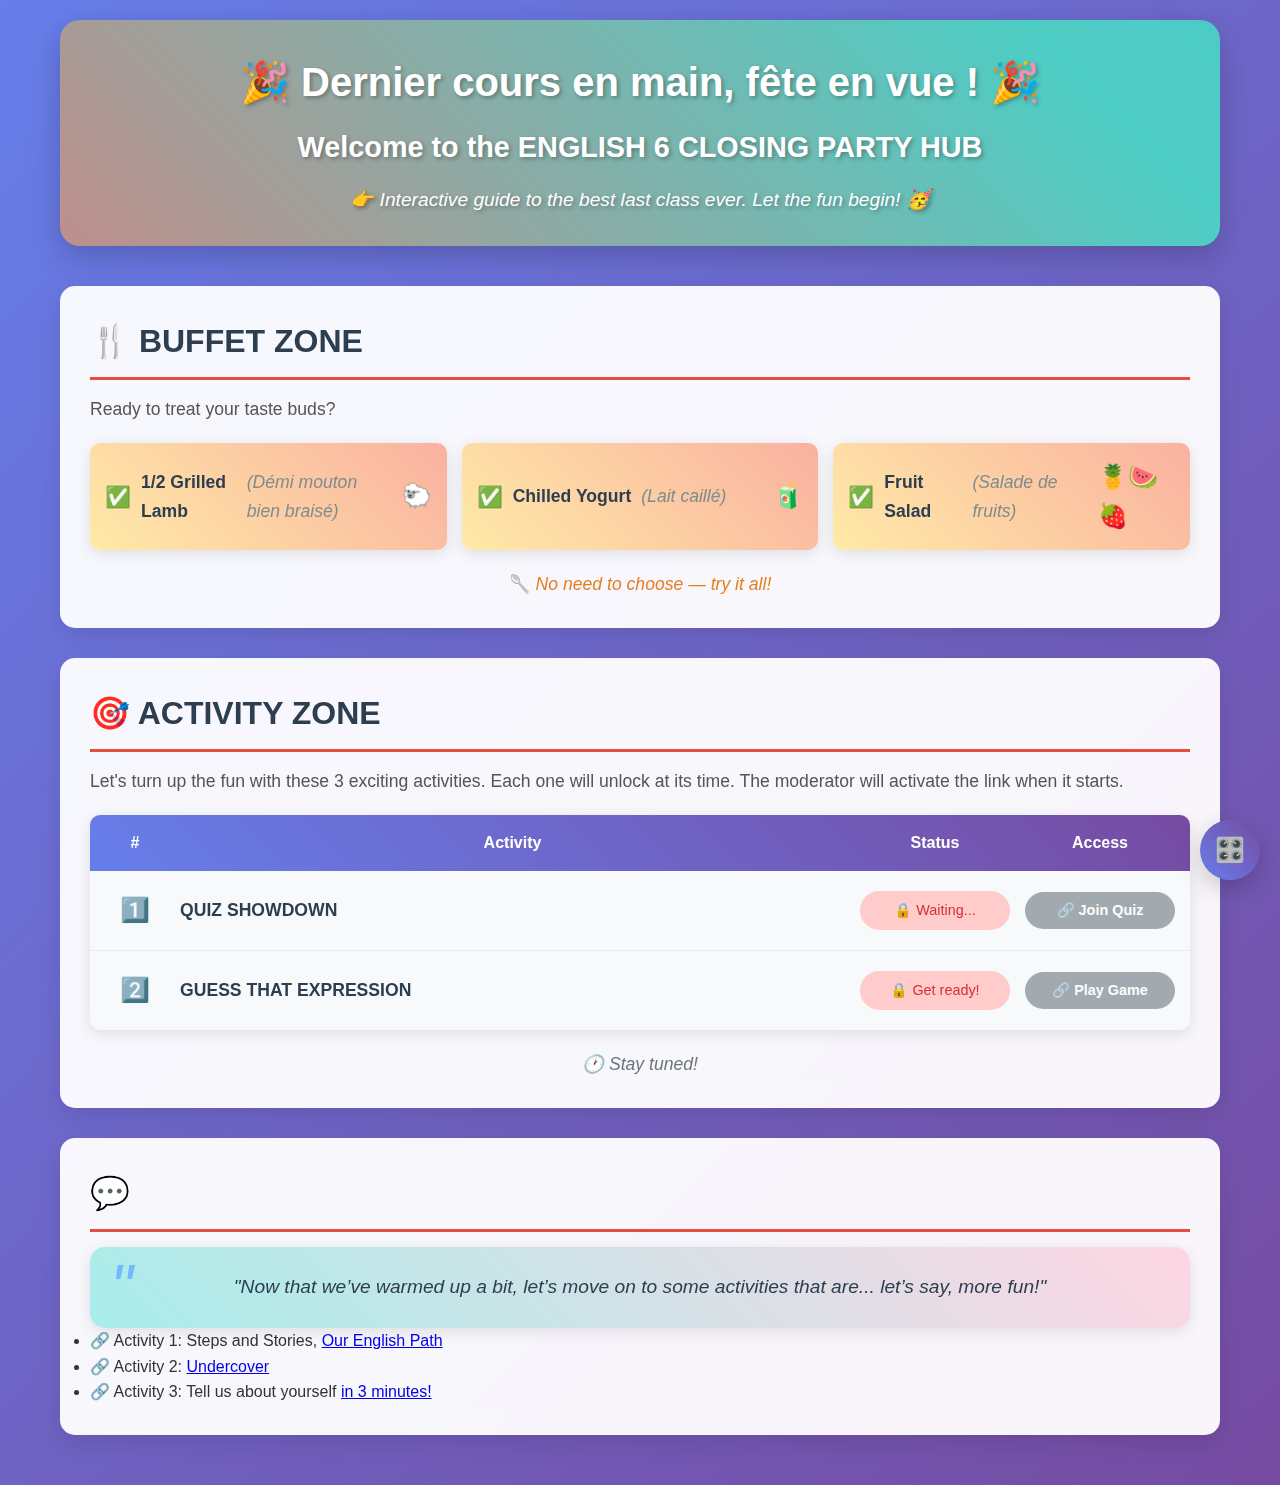
<file: docs/index.html>
<!DOCTYPE html>
<html lang="en">
<head>
    <meta charset="UTF-8">
    <meta name="viewport" content="width=device-width, initial-scale=1.0">
    <title>English 6 Closing Party Hub</title>
    <link rel="stylesheet" href="style_host.css">
</head>
<body>
    <div class="container">
        <!-- Header -->
        <header class="header">
            <div class="party-banner">
                <h1>🎉 Dernier cours en main, fête en vue ! 🎉</h1>
                <h2>Welcome to the ENGLISH 6 CLOSING PARTY HUB</h2>
                <p class="subtitle">👉 <em>Interactive guide to the best last class ever.</em> Let the fun begin! 🥳</p>
            </div>
        </header>

        <!-- Buffet Zone -->
        <section class="buffet-zone">
            <h2>🍴 BUFFET ZONE</h2>
            <p class="zone-description">Ready to treat your taste buds?</p>
            
            <div class="buffet-items">
                <div class="buffet-item">
                    <span class="checkmark">✅</span>
                    <span class="item-name"> 1/2 Grilled Lamb</span>
                    <span class="item-french">(Démi mouton bien braisé)</span>
                    <span class="emoji">🐑</span>
                </div>
                <div class="buffet-item">
                    <span class="checkmark">✅</span>
                    <span class="item-name">Chilled Yogurt</span>
                    <span class="item-french">(Lait caillé)</span>
                    <span class="emoji">🧃</span>
                </div>
                <div class="buffet-item">
                    <span class="checkmark">✅</span>
                    <span class="item-name">Fruit Salad</span>
                    <span class="item-french">(Salade de fruits)</span>
                    <span class="emoji">🍍🍉🍓</span>
                </div>
            </div>
            
            <p class="buffet-note">🥄 <em>No need to choose — try it all!</em></p>
        </section>

        <!-- Activity Zone -->
        <section class="activity-zone">
            <h2>🎯 ACTIVITY ZONE</h2>
            <p class="zone-description">Let's turn up the fun with these 3 exciting activities. Each one will unlock at its time. The moderator will activate the link when it starts.</p>
            
            <div class="activities-table">
                <div class="table-header">
                    <span>#</span>
                    <span>Activity</span>
                    <span>Status</span>
                    <span>Access</span>
                </div>
                
                <div class="activity-row" id="activity-1">
                    <span class="activity-number">1️⃣</span>
                    <span class="activity-name">QUIZ SHOWDOWN</span>
                    <span class="activity-status locked">🔒 Waiting...</span>
                    <button class="activity-button disabled" id="quiz-btn" disabled>🔗 Join Quiz</button>
                </div>
                
                <div class="activity-row" id="activity-2">
                    <span class="activity-number">2️⃣</span>
                    <span class="activity-name">GUESS THAT EXPRESSION</span>
                    <span class="activity-status locked">🔒 Get ready!</span>
                    <button class="activity-button disabled" id="guess-btn" disabled>🔗 Play Game</button>
                </div>
                
            </div>
            
            <p class="activity-note">🕐 <em>Stay tuned!</em></p>
        </section>

<!-- Moderator Message -->
<section class="moderator-message">
    <h2>💬 </h2>
    <blockquote>
        "Now that we’ve warmed up a bit, let’s move on to some activities that are... let’s say, more fun!"
    </blockquote>
    <ul>
        <li>🔗 Activity 1: Steps and Stories, <a href="index_awa.html"> Our English Path</a></li>
        <li>🔗 Activity 2:  <a href="index_celina.html">Undercover</a></li>
        <li>🔗 Activity 3: Tell us about yourself <a href="index_kd.html">in 3 minutes!</a></li>
    </ul>
</section>

       

        <!-- Moderator Control Panel (Hidden by default) -->
        <div class="moderator-panel" id="moderator-panel">
            <h3>🎛️ Moderator Controls</h3>
            <div class="control-buttons">
                <button onclick="enableActivity(1)" class="control-btn">Enable Quiz</button>
                <button onclick="enableActivity(2)" class="control-btn">Enable Guessing Game</button>
                <button onclick="resetAll()" class="control-btn reset">Reset All</button>
            </div>
            <button onclick="toggleModeratorPanel()" class="toggle-panel">Hide Panel</button>
        </div>

        <!-- Toggle for moderator panel -->
        <button class="moderator-toggle" onclick="toggleModeratorPanel()">🎛️</button>
    </div>

    <!-- Activity Modals -->
    <div class="modal" id="quiz-modal">
        <div class="modal-content">
            <span class="close" onclick="closeModal('quiz-modal')">&times;</span>
            <h2>🏆 QUIZ SHOWDOWN</h2>
            <div class="quiz-container">
                <div id="quiz-question">
                    <h3>Question 1:</h3>
                    <p>What does "break the ice" mean?</p>
                    <div class="quiz-options">
                        <button class="quiz-option" onclick="checkAnswer(this, false)">A) To literally break ice</button>
                        <button class="quiz-option" onclick="checkAnswer(this, true)">B) To start a conversation</button>
                        <button class="quiz-option" onclick="checkAnswer(this, false)">C) To be very cold</button>
                        <button class="quiz-option" onclick="checkAnswer(this, false)">D) To make ice cream</button>
                    </div>
                </div>
                <div class="quiz-score">Score: <span id="score">0</span>/15</div>
            </div>
        </div>
    </div>

    <div class="modal" id="guess-modal">
        <div class="modal-content">
            <span class="close" onclick="closeModal('guess-modal')">&times;</span>
            <h2>🎭 GUESS THAT EXPRESSION</h2>
            <div class="guess-container">
                <div class="expression-display">
                    <h3>Act out this expression:</h3>
                    <p id="current-expression">"It's raining cats and dogs"</p>
                    <button onclick="newExpression()" class="new-expression-btn">Get New Expression</button>
                </div>
            </div>
        </div>
    </div>

    
    <script src="script_host.js"></script>
</body>
</html>
</file>
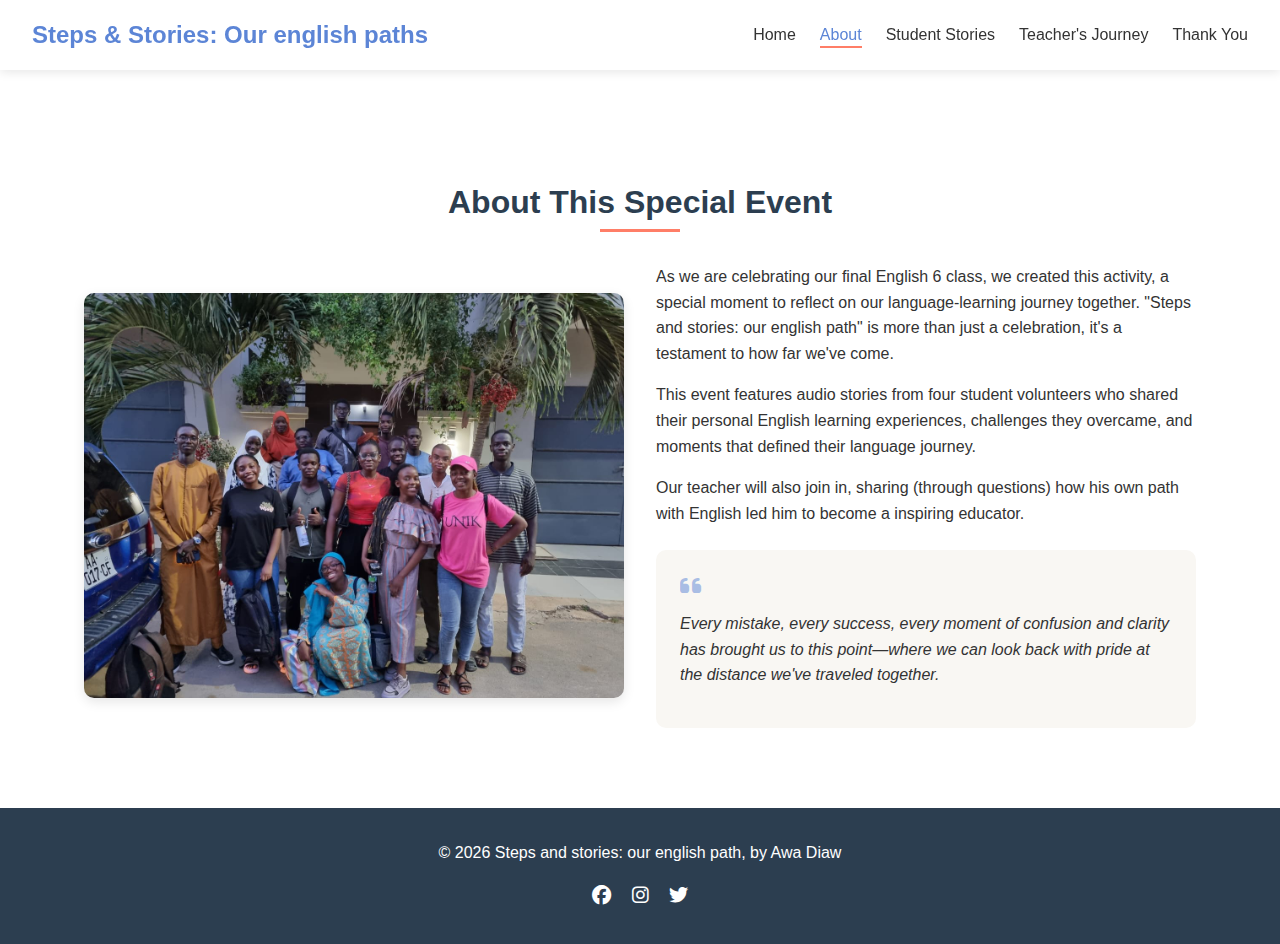
<file: docs/about_awa.html>
<!DOCTYPE html>
<html lang="en">
<head>
    <meta charset="UTF-8">
    <meta name="viewport" content="width=device-width, initial-scale=1.0">
    <title>About - Steps and Stories: Our english paths</title>
    <link rel="stylesheet" href="style_awa.css">
    <link rel="stylesheet" href="https://cdnjs.cloudflare.com/ajax/libs/font-awesome/6.4.0/css/all.min.css">
</head>
<body>
    <nav class="main-nav">
        <div class="logo">
            <span>Steps & Stories: Our english paths</span>
        </div>
        <ul class="nav-links">
            <li><a href="index_awa.html">Home</a></li>
            <li><a href="about_awa.html" class="active">About</a></li>
            <li><a href="student-stories_awa.html">Student Stories</a></li>
            <li><a href="teacher_awa.html">Teacher's Journey</a></li>
            <li><a href="thank-you_awa.html">Thank You</a></li>
        </ul>
        <div class="hamburger">
            <div class="line1"></div>
            <div class="line2"></div>
            <div class="line3"></div>
        </div>
    </nav>

    <!-- About Section -->
    <section id="about" class="about">
        <div class="container">
            <h2>About This Special Event</h2>
            <div class="about-content">
                <div class="about-image">
                    <img src="img/isep3.jpg" alt="Classroom celebration">
                </div>
                <div class="about-text">
                    <p>As we are celebrating our final English 6 class, we created this activity, a special moment to reflect on our language-learning journey together. "Steps and stories: our english path" is more than just a celebration, it's a testament to how far we've come.</p>
                    <p>This event features audio stories from four student volunteers who shared their personal English learning experiences, challenges they overcame, and moments that defined their language journey.</p>
                    <p>Our teacher will also join in, sharing (through questions) how his own path with English led him to become a inspiring educator.</p>
                    <div class="highlight-box">
                        <i class="fas fa-quote-left"></i>
                        <p>Every mistake, every success, every moment of confusion and clarity has brought us to this point—where we can look back with pride at the distance we've traveled together.</p>
                    </div>
                </div>
            </div>
        </div>
    </section>

    <footer>
        <div class="container">
            <p>&copy; 2025 Steps and stories: our english path, by Awa Diaw</p>
            <div class="social-links">
                <a href="#"><i class="fab fa-facebook"></i></a>
                <a href="#"><i class="fab fa-instagram"></i></a>
                <a href="#"><i class="fab fa-twitter"></i></a>
            </div>
        </div>
    </footer>

    <script src="script_awa.js"></script>
</body>
</html>
</file>
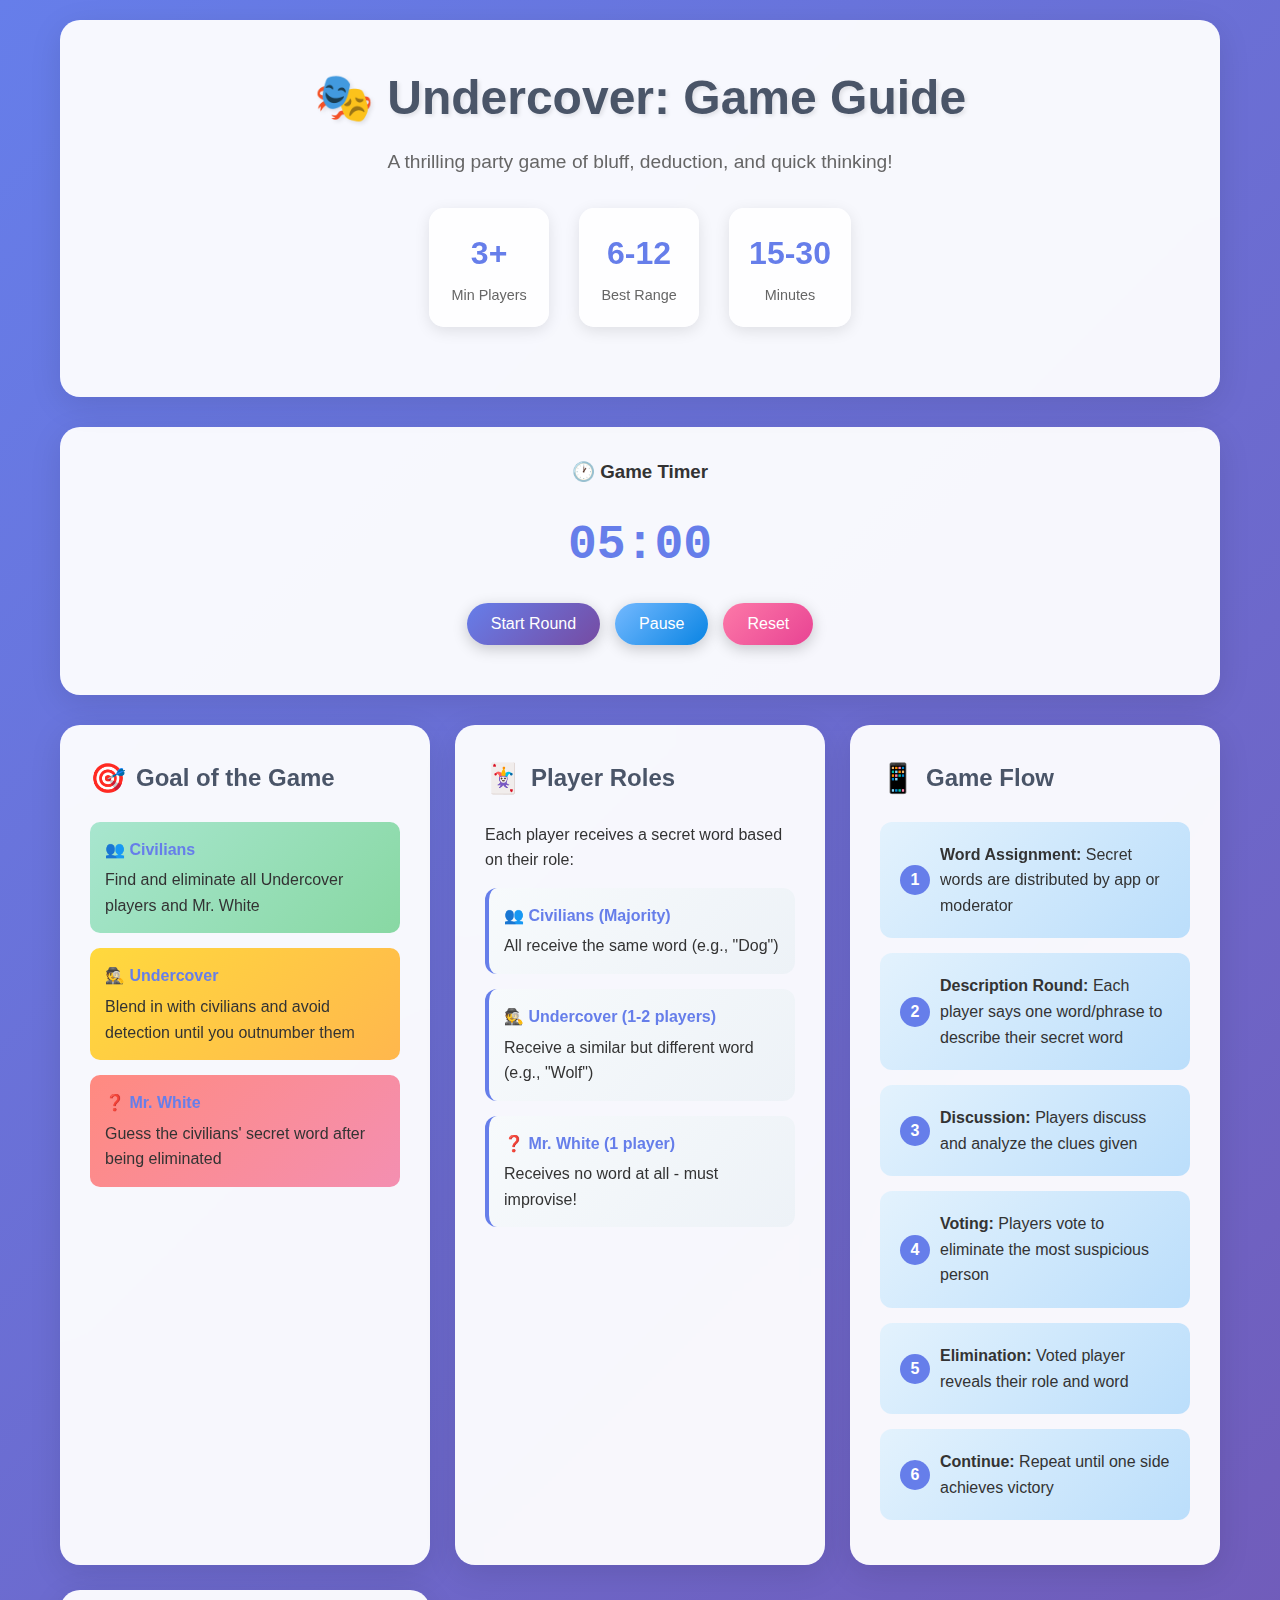
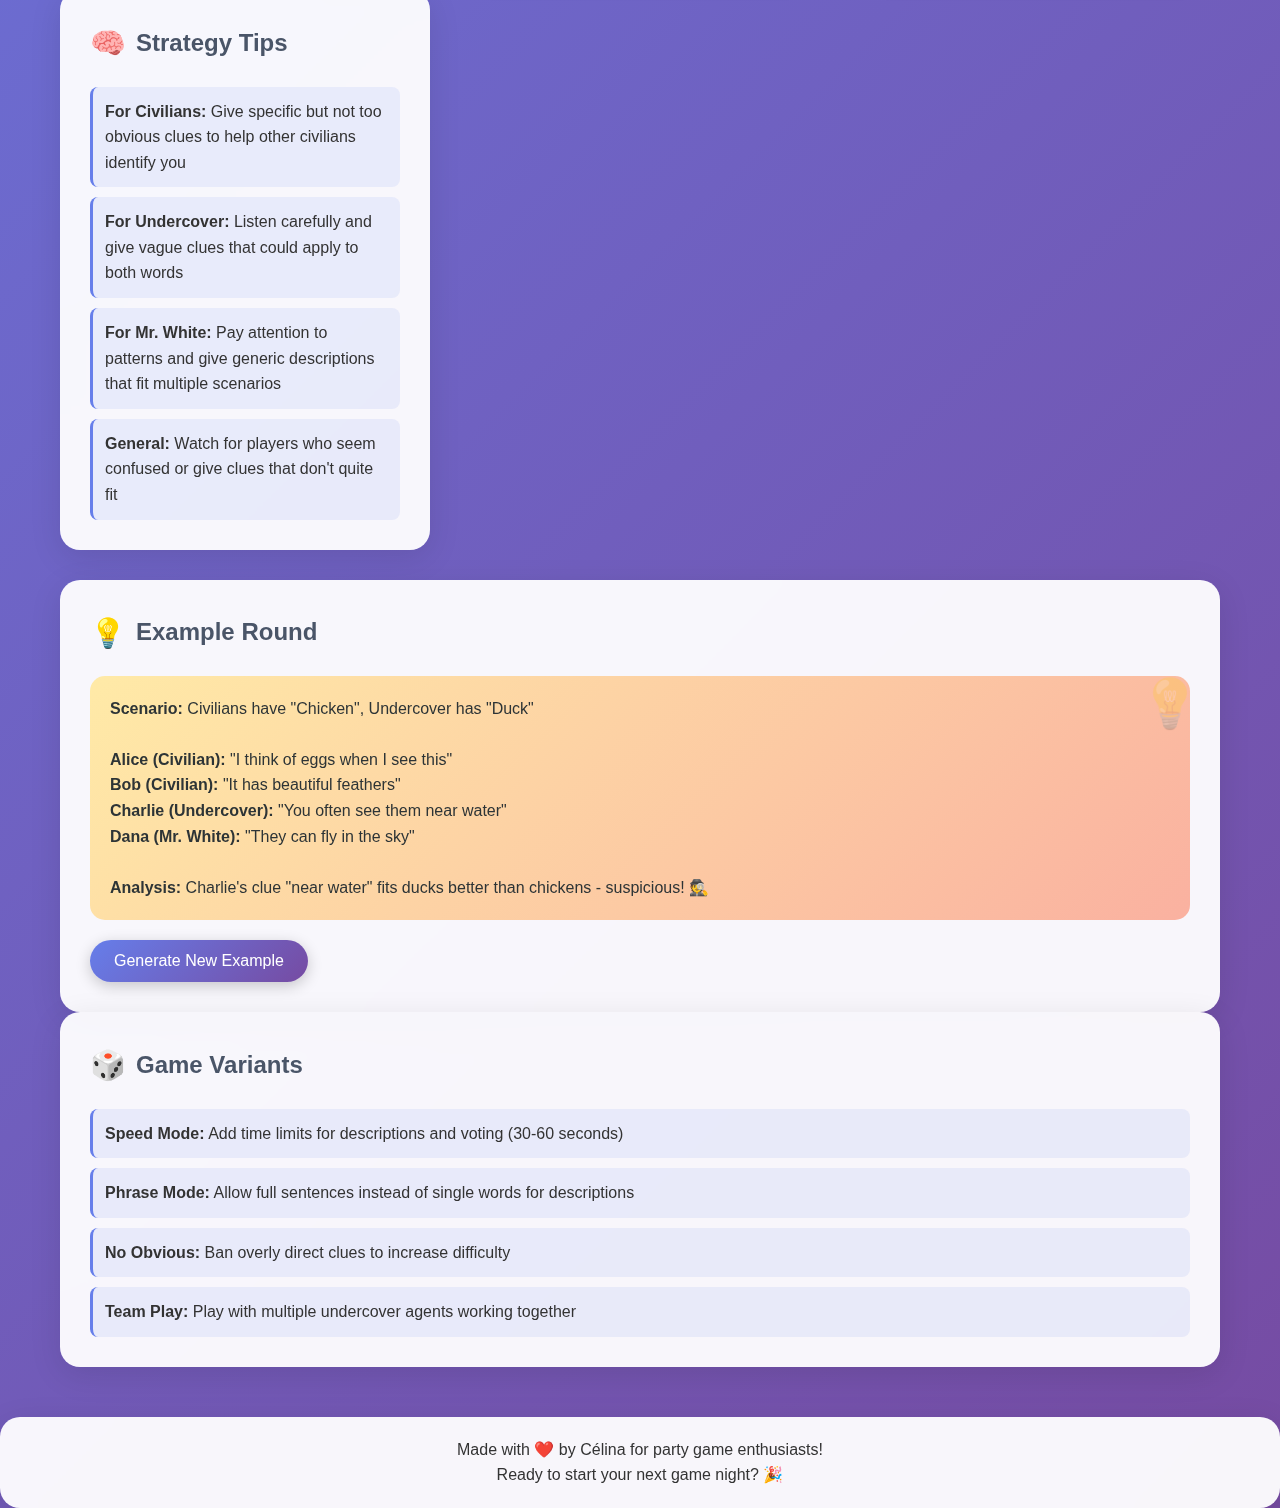
<file: docs/index_celina.html>
<!DOCTYPE html>
<html lang="en">
<head>
  <meta charset="UTF-8" />
  <meta name="viewport" content="width=device-width, initial-scale=1.0" />
  <title>Undercover Game Guide</title>
  <style>
    * {
      margin: 0;
      padding: 0;
      box-sizing: border-box;
    }

    body {
      font-family: 'Segoe UI', Tahoma, Geneva, Verdana, sans-serif;
      line-height: 1.6;
      color: #333;
      background: linear-gradient(135deg, #667eea 0%, #764ba2 100%);
      min-height: 100vh;
    }

    .container {
      max-width: 1200px;
      margin: 0 auto;
      padding: 20px;
    }

    header {
      text-align: center;
      background: rgba(255, 255, 255, 0.95);
      backdrop-filter: blur(10px);
      border-radius: 20px;
      padding: 40px 20px;
      margin-bottom: 30px;
      box-shadow: 0 8px 32px rgba(0, 0, 0, 0.1);
      animation: fadeInDown 0.8s ease-out;
    }

    h1 {
      font-size: 3rem;
      color: #4a5568;
      margin-bottom: 10px;
      text-shadow: 2px 2px 4px rgba(0, 0, 0, 0.1);
    }

    .subtitle {
      font-size: 1.2rem;
      color: #666;
      font-weight: 300;
    }

    .game-stats {
      display: flex;
      justify-content: center;
      gap: 30px;
      margin: 30px 0;
      flex-wrap: wrap;
    }

    .stat-card {
      background: rgba(255, 255, 255, 0.9);
      padding: 20px;
      border-radius: 15px;
      text-align: center;
      min-width: 120px;
      box-shadow: 0 4px 15px rgba(0, 0, 0, 0.1);
      transition: transform 0.3s ease;
    }

    .stat-card:hover {
      transform: translateY(-5px);
    }

    .stat-number {
      font-size: 2rem;
      font-weight: bold;
      color: #667eea;
    }

    .stat-label {
      font-size: 0.9rem;
      color: #666;
      margin-top: 5px;
    }

    .main-content {
      display: grid;
      grid-template-columns: repeat(auto-fit, minmax(350px, 1fr));
      gap: 25px;
      margin-bottom: 30px;
    }

    .section-card {
      background: rgba(255, 255, 255, 0.95);
      backdrop-filter: blur(10px);
      border-radius: 20px;
      padding: 30px;
      box-shadow: 0 8px 32px rgba(0, 0, 0, 0.1);
      transition: transform 0.3s ease, box-shadow 0.3s ease;
      animation: fadeInUp 0.8s ease-out;
    }

    .section-card:hover {
      transform: translateY(-5px);
      box-shadow: 0 15px 40px rgba(0, 0, 0, 0.15);
    }

    .section-title {
      font-size: 1.5rem;
      color: #4a5568;
      margin-bottom: 20px;
      display: flex;
      align-items: center;
      gap: 10px;
    }

    .emoji {
      font-size: 1.8rem;
    }

    .role-grid {
      display: grid;
      gap: 15px;
      margin-top: 15px;
    }

    .role-card {
      background: linear-gradient(135deg, #f7fafc, #edf2f7);
      padding: 15px;
      border-radius: 12px;
      border-left: 4px solid #667eea;
      transition: transform 0.2s ease;
    }

    .role-card:hover {
      transform: translateX(5px);
    }

    .role-name {
      font-weight: bold;
      color: #667eea;
      margin-bottom: 5px;
    }

    .example-section {
      background: linear-gradient(135deg, #ffeaa7, #fab1a0);
      color: #2d3436;
      border-radius: 15px;
      padding: 20px;
      margin: 20px 0;
      position: relative;
      overflow: hidden;
    }

    .example-section::before {
      content: '💡';
      position: absolute;
      top: -10px;
      right: -10px;
      font-size: 3rem;
      opacity: 0.2;
    }

    .game-flow {
      counter-reset: step-counter;
    }

    .flow-step {
      counter-increment: step-counter;
      background: linear-gradient(135deg, #e3f2fd, #bbdefb);
      margin: 15px 0;
      padding: 20px;
      border-radius: 12px;
      position: relative;
      padding-left: 60px;
    }

    .flow-step::before {
      content: counter(step-counter);
      position: absolute;
      left: 20px;
      top: 50%;
      transform: translateY(-50%);
      background: #667eea;
      color: white;
      width: 30px;
      height: 30px;
      border-radius: 50%;
      display: flex;
      align-items: center;
      justify-content: center;
      font-weight: bold;
    }

    .interactive-section {
      background: rgba(255, 255, 255, 0.95);
      border-radius: 20px;
      padding: 30px;
      margin: 30px 0;
      text-align: center;
      box-shadow: 0 8px 32px rgba(0, 0, 0, 0.1);
    }

    .timer-display {
      font-size: 3rem;
      font-weight: bold;
      color: #667eea;
      margin: 20px 0;
      font-family: 'Courier New', monospace;
    }

    .button-group {
      display: flex;
      gap: 15px;
      justify-content: center;
      flex-wrap: wrap;
      margin: 20px 0;
    }

    .btn {
      background: linear-gradient(135deg, #667eea, #764ba2);
      color: white;
      border: none;
      padding: 12px 24px;
      border-radius: 25px;
      cursor: pointer;
      font-size: 1rem;
      font-weight: 500;
      transition: all 0.3s ease;
      box-shadow: 0 4px 15px rgba(0, 0, 0, 0.2);
    }

    .btn:hover {
      transform: translateY(-2px);
      box-shadow: 0 6px 20px rgba(0, 0, 0, 0.3);
    }

    .btn:active {
      transform: translateY(0);
    }

    .btn-secondary {
      background: linear-gradient(135deg, #74b9ff, #0984e3);
    }

    .btn-danger {
      background: linear-gradient(135deg, #fd79a8, #e84393);
    }

    footer {
      text-align: center;
      background: rgba(255, 255, 255, 0.95);
      backdrop-filter: blur(10px);
      border-radius: 20px;
      padding: 20px;
      margin-top: 30px;
      box-shadow: 0 8px 32px rgba(0, 0, 0, 0.1);
    }

    .tips-list {
      display: grid;
      gap: 10px;
      margin-top: 15px;
    }

    .tip-item {
      background: rgba(102, 126, 234, 0.1);
      padding: 12px;
      border-radius: 8px;
      border-left: 3px solid #667eea;
    }

    .winning-conditions {
      display: grid;
      gap: 15px;
      margin-top: 15px;
    }

    .win-condition {
      padding: 15px;
      border-radius: 10px;
      position: relative;
    }

    .civilian-win {
      background: linear-gradient(135deg, #a8e6cf, #88d8a3);
    }

    .undercover-win {
      background: linear-gradient(135deg, #ffd93d, #ffb74d);
    }

    .white-win {
      background: linear-gradient(135deg, #ff8a80, #f48fb1);
    }

    @keyframes fadeInDown {
      from {
        opacity: 0;
        transform: translateY(-30px);
      }
      to {
        opacity: 1;
        transform: translateY(0);
      }
    }

    @keyframes fadeInUp {
      from {
        opacity: 0;
        transform: translateY(30px);
      }
      to {
        opacity: 1;
        transform: translateY(0);
      }
    }

    @media (max-width: 768px) {
      .container {
        padding: 15px;
      }

      h1 {
        font-size: 2.2rem;
      }

      .main-content {
        grid-template-columns: 1fr;
      }

      .game-stats {
        gap: 15px;
      }

      .button-group {
        flex-direction: column;
        align-items: center;
      }

      .btn {
        width: 200px;
      }
    }

    .modal {
      display: none;
      position: fixed;
      z-index: 1000;
      left: 0;
      top: 0;
      width: 100%;
      height: 100%;
      background-color: rgba(0, 0, 0, 0.5);
    }

    .modal-content {
      background-color: white;
      margin: 10% auto;
      padding: 30px;
      border-radius: 20px;
      width: 90%;
      max-width: 500px;
      text-align: center;
      box-shadow: 0 15px 50px rgba(0, 0, 0, 0.3);
    }

    .close {
      color: #aaa;
      float: right;
      font-size: 28px;
      font-weight: bold;
      cursor: pointer;
    }

    .close:hover {
      color: #000;
    }
  </style>
</head>
<body>
  <div class="container">
    <header>
      <h1>🎭 Undercover: Game Guide</h1>
      <p class="subtitle">A thrilling party game of bluff, deduction, and quick thinking!</p>
      
      <div class="game-stats">
        <div class="stat-card">
          <div class="stat-number">3+</div>
          <div class="stat-label">Min Players</div>
        </div>
        <div class="stat-card">
          <div class="stat-number">6-12</div>
          <div class="stat-label">Best Range</div>
        </div>
        <div class="stat-card">
          <div class="stat-number">15-30</div>
          <div class="stat-label">Minutes</div>
        </div>
      </div>
    </header>

    <div class="interactive-section">
      <h3>🕐 Game Timer</h3>
      <div class="timer-display" id="timerDisplay">05:00</div>
      <div class="button-group">
        <button class="btn" id="startTimer">Start Round</button>
        <button class="btn btn-secondary" id="pauseTimer">Pause</button>
        <button class="btn btn-danger" id="resetTimer">Reset</button>
      </div>
    </div>

    <div class="main-content">
      <div class="section-card">
        <h2 class="section-title">
          <span class="emoji">🎯</span>
          Goal of the Game
        </h2>
        <div class="winning-conditions">
          <div class="win-condition civilian-win">
            <div class="role-name">👥 Civilians</div>
            <p>Find and eliminate all Undercover players and Mr. White</p>
          </div>
          <div class="win-condition undercover-win">
            <div class="role-name">🕵️ Undercover</div>
            <p>Blend in with civilians and avoid detection until you outnumber them</p>
          </div>
          <div class="win-condition white-win">
            <div class="role-name">❓ Mr. White</div>
            <p>Guess the civilians' secret word after being eliminated</p>
          </div>
        </div>
      </div>

      <div class="section-card">
        <h2 class="section-title">
          <span class="emoji">🃏</span>
          Player Roles
        </h2>
        <p>Each player receives a secret word based on their role:</p>
        <div class="role-grid">
          <div class="role-card">
            <div class="role-name">👥 Civilians (Majority)</div>
            <p>All receive the same word (e.g., "Dog")</p>
          </div>
          <div class="role-card">
            <div class="role-name">🕵️ Undercover (1-2 players)</div>
            <p>Receive a similar but different word (e.g., "Wolf")</p>
          </div>
          <div class="role-card">
            <div class="role-name">❓ Mr. White (1 player)</div>
            <p>Receives no word at all - must improvise!</p>
          </div>
        </div>
      </div>

      <div class="section-card">
        <h2 class="section-title">
          <span class="emoji">📱</span>
          Game Flow
        </h2>
        <div class="game-flow">
          <div class="flow-step">
            <strong>Word Assignment:</strong> Secret words are distributed by app or moderator
          </div>
          <div class="flow-step">
            <strong>Description Round:</strong> Each player says one word/phrase to describe their secret word
          </div>
          <div class="flow-step">
            <strong>Discussion:</strong> Players discuss and analyze the clues given
          </div>
          <div class="flow-step">
            <strong>Voting:</strong> Players vote to eliminate the most suspicious person
          </div>
          <div class="flow-step">
            <strong>Elimination:</strong> Voted player reveals their role and word
          </div>
          <div class="flow-step">
            <strong>Continue:</strong> Repeat until one side achieves victory
          </div>
        </div>
      </div>

      <div class="section-card">
        <h2 class="section-title">
          <span class="emoji">🧠</span>
          Strategy Tips
        </h2>
        <div class="tips-list">
          <div class="tip-item">
            <strong>For Civilians:</strong> Give specific but not too obvious clues to help other civilians identify you
          </div>
          <div class="tip-item">
            <strong>For Undercover:</strong> Listen carefully and give vague clues that could apply to both words
          </div>
          <div class="tip-item">
            <strong>For Mr. White:</strong> Pay attention to patterns and give generic descriptions that fit multiple scenarios
          </div>
          <div class="tip-item">
            <strong>General:</strong> Watch for players who seem confused or give clues that don't quite fit
          </div>
        </div>
      </div>
    </div>

    <div class="section-card">
      <h2 class="section-title">
        <span class="emoji">💡</span>
        Example Round
      </h2>
      <div class="example-section">
        <p><strong>Scenario:</strong> Civilians have "Chicken", Undercover has "Duck"</p>
        <br>
        <p><strong>Alice (Civilian):</strong> "I think of eggs when I see this"</p>
        <p><strong>Bob (Civilian):</strong> "It has beautiful feathers"</p>
        <p><strong>Charlie (Undercover):</strong> "You often see them near water"</p>
        <p><strong>Dana (Mr. White):</strong> "They can fly in the sky"</p>
        <br>
        <p><strong>Analysis:</strong> Charlie's clue "near water" fits ducks better than chickens - suspicious! 🕵️</p>
      </div>
      <button class="btn" onclick="generateExample()">Generate New Example</button>
    </div>

    <div class="section-card">
      <h2 class="section-title">
        <span class="emoji">🎲</span>
        Game Variants
      </h2>
      <div class="tips-list">
        <div class="tip-item">
          <strong>Speed Mode:</strong> Add time limits for descriptions and voting (30-60 seconds)
        </div>
        <div class="tip-item">
          <strong>Phrase Mode:</strong> Allow full sentences instead of single words for descriptions
        </div>
        <div class="tip-item">
          <strong>No Obvious:</strong> Ban overly direct clues to increase difficulty
        </div>
        <div class="tip-item">
          <strong>Team Play:</strong> Play with multiple undercover agents working together
        </div>
      </div>
    </div>
  </div>

  <footer>
    <p>Made with ❤️ by Célina for party game enthusiasts!</p>
    <p>Ready to start your next game night? 🎉</p>
  </footer>

  <!-- Modal for examples -->
  <div id="exampleModal" class="modal">
    <div class="modal-content">
      <span class="close">&times;</span>
      <h3>New Example Scenario</h3>
      <div id="modalContent"></div>
    </div>
  </div>

  <script>
    // Timer functionality
    let timer;
    let timeLeft = 300; // 5 minutes in seconds
    let isRunning = false;

    const timerDisplay = document.getElementById('timerDisplay');
    const startBtn = document.getElementById('startTimer');
    const pauseBtn = document.getElementById('pauseTimer');
    const resetBtn = document.getElementById('resetTimer');

    function updateDisplay() {
      const minutes = Math.floor(timeLeft / 60);
      const seconds = timeLeft % 60;
      timerDisplay.textContent = `${minutes.toString().padStart(2, '0')}:${seconds.toString().padStart(2, '0')}`;
      
      // Change color when time is running low
      if (timeLeft <= 30) {
        timerDisplay.style.color = '#e74c3c';
      } else if (timeLeft <= 60) {
        timerDisplay.style.color = '#f39c12';
      } else {
        timerDisplay.style.color = '#667eea';
      }
    }

    function startTimer() {
      if (!isRunning) {
        isRunning = true;
        startBtn.textContent = 'Running...';
        startBtn.disabled = true;
        
        timer = setInterval(() => {
          if (timeLeft > 0) {
            timeLeft--;
            updateDisplay();
          } else {
            clearInterval(timer);
            isRunning = false;
            startBtn.textContent = 'Time\'s Up!';
            startBtn.style.background = 'linear-gradient(135deg, #e74c3c, #c0392b)';
            // Play a sound effect or show an alert
            alert('⏰ Time\'s up! Proceed to voting phase.');
          }
        }, 1000);
      }
    }

    function pauseTimer() {
      if (isRunning) {
        clearInterval(timer);
        isRunning = false;
        startBtn.textContent = 'Resume';
        startBtn.disabled = false;
        startBtn.style.background = 'linear-gradient(135deg, #27ae60, #229954)';
      }
    }

    function resetTimer() {
      clearInterval(timer);
      isRunning = false;
      timeLeft = 300;
      updateDisplay();
      startBtn.textContent = 'Start Round';
      startBtn.disabled = false;
      startBtn.style.background = 'linear-gradient(135deg, #667eea, #764ba2)';
    }

    startBtn.addEventListener('click', startTimer);
    pauseBtn.addEventListener('click', pauseTimer);
    resetBtn.addEventListener('click', resetTimer);

    // Example scenarios
    const examples = [
      {
        civilian: "Cat",
        undercover: "Tiger",
        clues: [
          { player: "Alice (Civilian)", clue: "It purrs when happy" },
          { player: "Bob (Civilian)", clue: "Common household pet" },
          { player: "Charlie (Undercover)", clue: "Has sharp claws and stripes" },
          { player: "Dana (Mr. White)", clue: "You see them in movies" }
        ],
        analysis: "Charlie mentioned 'stripes' which fits tigers better than cats!"
      },
      {
        civilian: "Apple",
        undercover: "Orange",
        clues: [
          { player: "Emma (Civilian)", clue: "Keeps the doctor away" },
          { player: "Frank (Civilian)", clue: "Often red or green" },
          { player: "Grace (Undercover)", clue: "Great source of vitamin C" },
          { player: "Henry (Mr. White)", clue: "Grows on trees" }
        ],
        analysis: "Grace's vitamin C clue is more associated with oranges!"
      },
      {
        civilian: "Piano",
        undercover: "Guitar",
        clues: [
          { player: "Ian (Civilian)", clue: "Has black and white keys" },
          { player: "Julia (Civilian)", clue: "You sit down to play it" },
          { player: "Kevin (Undercover)", clue: "Has strings that vibrate" },
          { player: "Luna (Mr. White)", clue: "Makes beautiful music" }
        ],
        analysis: "Kevin mentioned strings, which pianos have but aren't the main feature!"
      }
    ];

    function generateExample() {
      const randomExample = examples[Math.floor(Math.random() * examples.length)];
      const modal = document.getElementById('exampleModal');
      const modalContent = document.getElementById('modalContent');
      
      let content = `
        <p><strong>Scenario:</strong> Civilians have "${randomExample.civilian}", Undercover has "${randomExample.undercover}"</p>
        <br>
      `;
      
      randomExample.clues.forEach(clue => {
        content += `<p><strong>${clue.player}:</strong> "${clue.clue}"</p>`;
      });
      
      content += `<br><p><strong>Analysis:</strong> ${randomExample.analysis} 🕵️</p>`;
      
      modalContent.innerHTML = content;
      modal.style.display = 'block';
    }

    // Modal functionality
    const modal = document.getElementById('exampleModal');
    const closeBtn = document.getElementsByClassName('close')[0];

    closeBtn.onclick = function() {
      modal.style.display = 'none';
    }

    window.onclick = function(event) {
      if (event.target == modal) {
        modal.style.display = 'none';
      }
    }

    // Add smooth scrolling for better UX
    document.addEventListener('DOMContentLoaded', function() {
      // Add scroll-to-top functionality
      let scrollTimeout;
      
      window.addEventListener('scroll', function() {
        clearTimeout(scrollTimeout);
        scrollTimeout = setTimeout(function() {
          if (window.scrollY > 300) {
            if (!document.getElementById('scrollTopBtn')) {
              const scrollBtn = document.createElement('button');
              scrollBtn.id = 'scrollTopBtn';
              scrollBtn.innerHTML = '↑';
              scrollBtn.style.cssText = `
                position: fixed;
                bottom: 30px;
                right: 30px;
                width: 50px;
                height: 50px;
                border-radius: 50%;
                background: linear-gradient(135deg, #667eea, #764ba2);
                color: white;
                border: none;
                font-size: 20px;
                cursor: pointer;
                z-index: 1000;
                box-shadow: 0 4px 15px rgba(0, 0, 0, 0.3);
                transition: all 0.3s ease;
              `;
              
              scrollBtn.addEventListener('click', function() {
                window.scrollTo({ top: 0, behavior: 'smooth' });
              });
              
              scrollBtn.addEventListener('mouseenter', function() {
                this.style.transform = 'translateY(-3px)';
              });
              
              scrollBtn.addEventListener('mouseleave', function() {
                this.style.transform = 'translateY(0)';
              });
              
              document.body.appendChild(scrollBtn);
            }
          } else {
            const scrollBtn = document.getElementById('scrollTopBtn');
            if (scrollBtn) {
              scrollBtn.remove();
            }
          }
        }, 100);
      });
    });

    // Initialize timer display
    updateDisplay();
  </script>
</body>
</html>
</file>
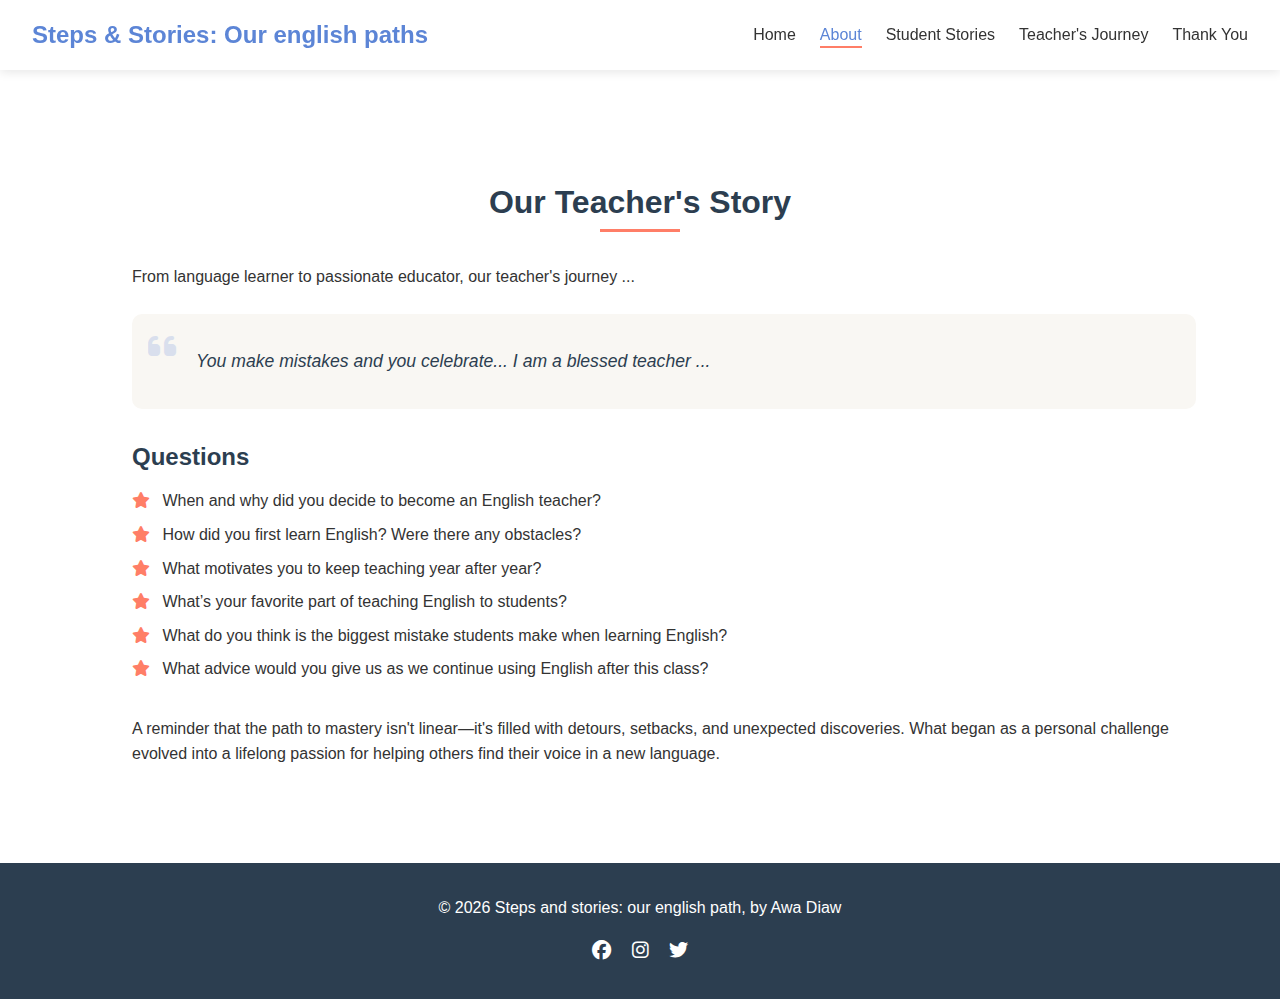
<file: docs/teacher_awa.html>
<!DOCTYPE html>
<html lang="en">
<head>
    <meta charset="UTF-8">
    <meta name="viewport" content="width=device-width, initial-scale=1.0">
    <title>Teacher's Journey - Steps and Stories: Our English Path</title>
    <link rel="stylesheet" href="style_awa.css">
    <link rel="stylesheet" href="https://cdnjs.cloudflare.com/ajax/libs/font-awesome/6.4.0/css/all.min.css">
</head>
<body>
    <nav class="main-nav">
        <div class="logo">
            <span>Steps & Stories: Our english paths</span>
        </div>
        <ul class="nav-links">
            <li><a href="index_awa.html">Home</a></li>
            <li><a href="about_awa.html" class="active">About</a></li>
            <li><a href="student-stories_awa.html">Student Stories</a></li>
            <li><a href="teacher_awa.html">Teacher's Journey</a></li>
            <li><a href="thank-you_awa.html">Thank You</a></li>
        </ul>
        <div class="hamburger">
            <div class="line1"></div>
            <div class="line2"></div>
            <div class="line3"></div>
        </div>
    </nav>

    <!-- Teacher's Journey Section -->
    <section id="teacher" class="teacher">
        <div class="container">
            <h2>Our Teacher's Story</h2>
            
            <div class="teacher-content">
                <div class="teacher-image">
                    <img src="img/teacher.webp" alt="Our Teacher">
                </div>
                    
                    <div class="teacher-text">
                        <p>From language learner to passionate educator, our teacher's journey ...</p>
                        
                        <div class="teacher-quote">
                            <i class="fas fa-quote-left quote-icon"></i>
                            <blockquote>
                                You make mistakes and you celebrate... I am a blessed teacher ...
                            </blockquote>
                        </div>
                                                
                        <div class="teacher-milestones">
                            <h3>Questions</h3>
                            <ul>
                                <li><i class="fas fa-star"></i> When and why did you decide to become an English teacher?</li>
                                <li><i class="fas fa-star"></i> How did you first learn English? Were there any obstacles?</li>
                                <li><i class="fas fa-star"></i> What motivates you to keep teaching year after year?</li>
                                <li><i class="fas fa-star"></i> What’s your favorite part of teaching English to students?</li>
                                <li><i class="fas fa-star"></i> What do you think is the biggest mistake students make when learning English?</li>
                                <li><i class="fas fa-star"></i> What advice would you give us as we continue using English after this class?</li>
                            </ul>
                        </div>
                        <br>
                        <p> A reminder that the path to mastery isn't linear—it's filled with detours, setbacks, and unexpected discoveries. What began as a personal challenge evolved into a lifelong passion for helping others find their voice in a new language.</p>

                    </div>
                </div>
            </div>
        </div>
    </section>

    <footer>
        <div class="container">
            <p>&copy; 2025 Steps and stories: our english path, by Awa Diaw</p>
            <div class="social-links">
                <a href="#"><i class="fab fa-facebook"></i></a>
                <a href="#"><i class="fab fa-instagram"></i></a>
                <a href="#"><i class="fab fa-twitter"></i></a>
            </div>
        </div>
    </footer>

    <script src="script_awa.js"></script>
</body>
</html>
</file>
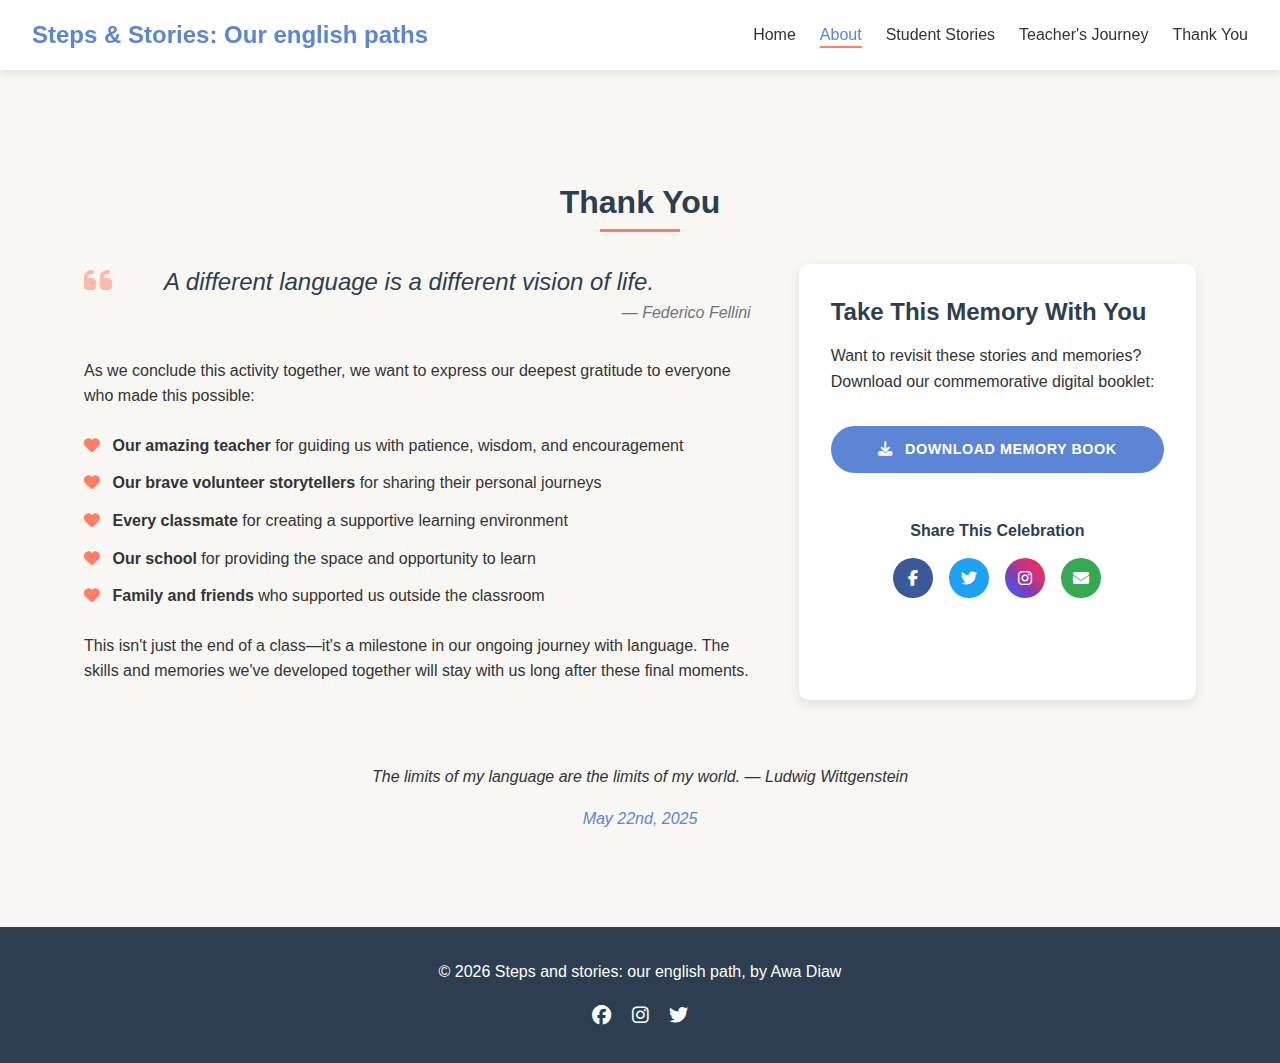
<file: docs/thank-you_awa.html>
<!DOCTYPE html>
<html lang="en">
<head>
    <meta charset="UTF-8">
    <meta name="viewport" content="width=device-width, initial-scale=1.0">
    <title>Thank You - Steps and Stories: Our English Path</title>
    <link rel="stylesheet" href="style_awa.css">
    <link rel="stylesheet" href="https://cdnjs.cloudflare.com/ajax/libs/font-awesome/6.4.0/css/all.min.css">
</head>
<body>
    <nav class="main-nav">
        <div class="logo">
            <span>Steps & Stories: Our english paths</span>
        </div>
        <ul class="nav-links">
            <li><a href="index_awa.html">Home</a></li>
            <li><a href="about_awa.html" class="active">About</a></li>
            <li><a href="student-stories_awa.html">Student Stories</a></li>
            <li><a href="teacher_awa.html">Teacher's Journey</a></li>
            <li><a href="thank-you_awa.html">Thank You</a></li>
        </ul>
        <div class="hamburger">
            <div class="line1"></div>
            <div class="line2"></div>
            <div class="line3"></div>
        </div>
    </nav>

    <!-- Thank You Section -->
    <section id="thank-you" class="thank-you">
        <div class="container">
            <h2>Thank You</h2>
            
            <div class="thank-you-content">
                <div class="thank-you-message">
                    <div class="big-quote">
                        <i class="fas fa-quote-left"></i>
                        <blockquote>
                            A different language is a different vision of life.
                        </blockquote>
                        <p class="quote-author">— Federico Fellini</p>
                    </div>
                    
                    <p>As we conclude this activity together, we want to express our deepest gratitude to everyone who made this possible:</p>
                    
                    <ul class="thank-you-list">
                        <li><i class="fas fa-heart"></i> <strong>Our amazing teacher</strong> for guiding us with patience, wisdom, and encouragement</li>
                        <li><i class="fas fa-heart"></i> <strong>Our brave volunteer storytellers</strong> for sharing their personal journeys</li>
                        <li><i class="fas fa-heart"></i> <strong>Every classmate</strong> for creating a supportive learning environment</li>
                        <li><i class="fas fa-heart"></i> <strong>Our school</strong> for providing the space and opportunity to learn</li>
                        <li><i class="fas fa-heart"></i> <strong>Family and friends</strong> who supported us outside the classroom</li>
                    </ul>
                    
                    <p>This isn't just the end of a class—it's a milestone in our ongoing journey with language. The skills and memories we've developed together will stay with us long after these final moments.</p>
                </div>
                
                <div class="download-section">
                    <h3>Take This Memory With You</h3>
                    <p>Want to revisit these stories and memories? Download our commemorative digital booklet:</p>
                    <a href="#" class="btn download-btn"><i class="fas fa-download"></i> Download Memory Book</a>
                    
                    <div class="share-section">
                        <h4>Share This Celebration</h4>
                        <div class="share-buttons">
                            <a href="#" class="share-btn facebook"><i class="fab fa-facebook-f"></i></a>
                            <a href="#" class="share-btn twitter"><i class="fab fa-twitter"></i></a>
                            <a href="#" class="share-btn instagram"><i class="fab fa-instagram"></i></a>
                            <a href="#" class="share-btn email"><i class="fas fa-envelope"></i></a>
                        </div>
                    </div>
                </div>
            </div>
            
            <div class="final-words">
                <p>The limits of my language are the limits of my world. — Ludwig Wittgenstein</p>
                <p class="celebration-date">May 22nd, 2025</p>
            </div>
        </div>
    </section>

    <footer>
        <div class="container">
            <p>&copy; 2025 Steps and stories: our english path, by Awa Diaw</p>
            <div class="social-links">
                <a href="#"><i class="fab fa-facebook"></i></a>
                <a href="#"><i class="fab fa-instagram"></i></a>
                <a href="#"><i class="fab fa-twitter"></i></a>
            </div>
        </div>
    </footer>

    <script src="script_awa.js"></script>
</body>
</html>
</file>
<file: docs/style_awa.css>
/* 
   Steps and Stories: Our English Path
   Main Stylesheet
*/

/* ========== BASE STYLES ========== */
:root {
    --primary-color: #5c85d6;
    --secondary-color: #8dabee;
    --accent-color: #ff7e67;
    --text-color: #333333;
    --light-text: #6c757d;
    --light-bg: #f9f7f3;
    --dark-bg: #2c3e50;
    --border-color: #e0e0e0;
    --success-color: #28a745;
    --box-shadow: 0 4px 12px rgba(0, 0, 0, 0.1);
    --transition: all 0.3s ease;
}

* {
    margin: 0;
    padding: 0;
    box-sizing: border-box;
}

html {
    scroll-behavior: smooth;
}

body {
    font-family: 'Segoe UI', Tahoma, Geneva, Verdana, sans-serif;
    line-height: 1.6;
    color: var(--text-color);
    background-color: var(--light-bg);
}

.container {
    width: 90%;
    max-width: 1200px;
    margin: 0 auto;
    padding: 0 20px;
}

h1, h2, h3, h4, h5, h6 {
    margin-bottom: 1rem;
    line-height: 1.3;
    font-weight: 600;
    color: var(--dark-bg);
}

h1 {
    font-size: 2.5rem;
}

h2 {
    font-size: 2rem;
    text-align: center;
    margin: 2rem 0;
    position: relative;
    padding-bottom: 0.5rem;
}

h2:after {
    content: '';
    position: absolute;
    bottom: 0;
    left: 50%;
    transform: translateX(-50%);
    width: 80px;
    height: 3px;
    background-color: var(--accent-color);
}

h3 {
    font-size: 1.5rem;
}

p {
    margin-bottom: 1rem;
}

a {
    color: var(--primary-color);
    text-decoration: none;
    transition: var(--transition);
}

a:hover {
    color: var(--accent-color);
}

img {
    max-width: 100%;
    height: auto;
    display: block;
}

section {
    padding: 5rem 0;
}

.section-intro {
    text-align: center;
    max-width: 800px;
    margin: 0 auto 3rem auto;
    color: var(--light-text);
    font-size: 1.1rem;
}

.btn {
    display: inline-block;
    padding: 0.75rem 1.5rem;
    background-color: var(--primary-color);
    color: white;
    border-radius: 50px;
    text-transform: uppercase;
    font-weight: 600;
    font-size: 0.9rem;
    letter-spacing: 0.5px;
    cursor: pointer;
    transition: var(--transition);
    border: none;
    text-align: center;
}

.btn:hover {
    background-color: var(--accent-color);
    color: white;
    transform: translateY(-3px);
    box-shadow: var(--box-shadow);
}

/* ========== NAVIGATION ========== */
.main-nav {
    display: flex;
    justify-content: space-between;
    align-items: center;
    padding: 1rem 2rem;
    background-color: white;
    box-shadow: 0 2px 10px rgba(0, 0, 0, 0.1);
    position: sticky;
    top: 0;
    z-index: 1000;
}

.logo {
    font-size: 1.5rem;
    font-weight: 700;
    color: var(--primary-color);
}

.nav-links {
    display: flex;
    list-style: none;
}

.nav-links li {
    margin-left: 1.5rem;
}

.nav-links a {
    color: var(--text-color);
    font-weight: 500;
    position: relative;
}

.nav-links a:after {
    content: '';
    position: absolute;
    bottom: -5px;
    left: 0;
    width: 0;
    height: 2px;
    background-color: var(--accent-color);
    transition: var(--transition);
}

.nav-links a:hover:after, .nav-links a.active:after {
    width: 100%;
}

.nav-links a.active {
    color: var(--primary-color);
}

.hamburger {
    display: none;
    cursor: pointer;
}

.hamburger div {
    width: 25px;
    height: 3px;
    background-color: var(--text-color);
    margin: 5px;
    transition: var(--transition);
}

/* ========== HERO SECTION ========== */
.hero {
    height: 90vh;
    background-image: linear-gradient(rgba(0, 0, 0, 0.4), rgba(0, 0, 0, 0.4)), url('/api/placeholder/1600/900');
    background-size: cover;
    background-position: center;
    display: flex;
    justify-content: center;
    align-items: center;
    text-align: center;
    color: white;
}

.hero-content {
    max-width: 800px;
}

.hero h1 {
    font-size: 3.5rem;
    font-weight: 700;
    margin-bottom: 1rem;
    color: white;
    text-shadow: 2px 2px 4px rgba(0, 0, 0, 0.5);
}

.hero h2 {
    font-size: 1.8rem;
    font-weight: 400;
    margin-bottom: 2rem;
    color: white;
    text-shadow: 1px 1px 3px rgba(0, 0, 0, 0.5);
}

.hero h2:after {
    display: none;
}

.hero p {
    font-size: 1.1rem;
    margin-bottom: 2rem;
    text-shadow: 1px 1px 2px rgba(0, 0, 0, 0.5);
}

.hero .btn {
    font-size: 1rem;
    padding: 0.8rem 2rem;
}

/* ========== ABOUT SECTION ========== */
.about {
    background-color: white;
}

.about-content {
    display: flex;
    gap: 2rem;
    align-items: center;
}

.about-image {
    flex: 1;
    border-radius: 10px;
    overflow: hidden;
    box-shadow: var(--box-shadow);
}

.about-text {
    flex: 1;
}

.highlight-box {
    background-color: var(--light-bg);
    padding: 1.5rem;
    border-radius: 10px;
    margin-top: 1.5rem;
    position: relative;
}

.highlight-box i {
    color: var(--primary-color);
    font-size: 1.5rem;
    opacity: 0.5;
}

.highlight-box p {
    font-style: italic;
    margin-top: 0.5rem;
}

/* ========== STORIES SECTION ========== */
.stories {
    background-color: var(--light-bg);
}

.stories-grid {
    display: grid;
    grid-template-columns: repeat(auto-fit, minmax(300px, 1fr));
    gap: 2rem;
}

.story-card {
    background-color: white;
    border-radius: 10px;
    overflow: hidden;
    box-shadow: var(--box-shadow);
    transition: var(--transition);
}

.story-card:hover {
    transform: translateY(-10px);
}

.story-header {
    padding: 1.5rem;
    display: flex;
    align-items: center;
    border-bottom: 1px solid var(--border-color);
}

.student-img {
    width: 60px;
    height: 60px;
    border-radius: 50%;
    margin-right: 1rem;
    object-fit: cover;
}

.story-header h3 {
    margin-bottom: 0;
    color: var(--primary-color);
}

.story-body {
    padding: 1.5rem;
}

.audio-player {
    margin-bottom: 1.5rem;
    width: 100%;
}

.audio-player audio {
    width: 100%;
    border-radius: 50px;
}

.story-quote {
    position: relative;
    padding-left: 2rem;
}

.story-quote i {
    position: absolute;
    top: 0;
    left: 0;
    color: var(--accent-color);
    opacity: 0.5;
}

.story-quote p {
    font-style: italic;
}

/* ========== TEACHER SECTION ========== */
.teacher {
    background-color: white;
}

.teacher-content {
    display: flex;
    gap: 3rem;
    align-items: center;
}

.teacher-image {
    flex: 1;
    position: relative;
}

.teacher-image img {
    border-radius: 10px;
    box-shadow: var(--box-shadow);
}

.teacher-story {
    flex: 1;
}

.teacher-audio {
    margin-bottom: 2rem;
}

.teacher-quote {
    background-color: var(--light-bg);
    padding: 2rem;
    border-radius: 10px;
    margin: 1.5rem 0;
    position: relative;
}

.quote-icon {
    font-size: 2rem;
    color: var(--primary-color);
    opacity: 0.2;
    position: absolute;
    top: 1rem;
    left: 1rem;
}

blockquote {
    font-style: italic;
    font-weight: 500;
    font-size: 1.1rem;
    line-height: 1.8;
    color: var(--dark-bg);
    margin-left: 2rem;
}

.teacher-milestones {
    margin-top: 2rem;
}

.teacher-milestones ul {
    list-style: none;
}

.teacher-milestones li {
    margin-bottom: 0.5rem;
}

.teacher-milestones i {
    color: var(--accent-color);
    margin-right: 0.5rem;
}

/* ========== Q&A SECTION ========== */
.qa {
    background-color: var(--light-bg);
}

.reactions-container {
    max-width: 800px;
    margin: 0 auto 3rem auto;
}

.reaction-bubble {
    margin-bottom: 1.5rem;
    max-width: 80%;
}

.reaction-bubble.left {
    margin-right: auto;
}

.reaction-bubble.right {
    margin-left: auto;
}

.reaction-content {
    background-color: white;
    padding: 1.5rem;
    border-radius: 15px;
    position: relative;
    box-shadow: var(--box-shadow);
}

.reaction-bubble.left .reaction-content:before {
    content: "";
    position: absolute;
    left: 15px;
    bottom: -10px;
    border-width: 10px 10px 0;
    border-style: solid;
    border-color: white transparent;
}

.reaction-bubble.right .reaction-content:before {
    content: "";
    position: absolute;
    right: 15px;
    bottom: -10px;
    border-width: 10px 10px 0;
    border-style: solid;
    border-color: white transparent;
}

.student-name {
    display: block;
    text-align: right;
    font-weight: 500;
    margin-top: 0.5rem;
    color: var(--primary-color);
}

.share-thoughts {
    background-color: white;
    padding: 2rem;
    border-radius: 10px;
}

.form-group {
    margin-bottom: 1.5rem;
}

.form-group label {
    display: block;
    margin-bottom: 0.5rem;
    font-weight: 500;
}

.form-group input, .form-group textarea {
    width: 100%;
    padding: 0.75rem;
    border: 1px solid var(--border-color);
    border-radius: 5px;
    font-family: inherit;
    resize: vertical;
}

.form-group input:focus, .form-group textarea:focus {
    outline: none;
    border-color: var(--primary-color);
}

/* ========== GALLERY SECTION ========== */
.gallery {
    background-color: white;
}

.gallery-controls {
    display: flex;
    justify-content: center;
    flex-wrap: wrap;
    margin-bottom: 2rem;
}

.gallery-filter {
    background: none;
    border: none;
    padding: 0.5rem 1.5rem;
    margin: 0.5rem;
    cursor: pointer;
    font-weight: 500;
    position: relative;
    color: var(--light-text);
    transition: var(--transition);
}

.gallery-filter:after {
    content: '';
    position: absolute;
    bottom: 0;
    left: 50%;
    transform: translateX(-50%);
    width: 0;
    height: 2px;
    background-color: var(--accent-color);
    transition: var(--transition);
}

.gallery-filter:hover, .gallery-filter.active {
    color: var(--primary-color);
}

.gallery-filter:hover:after, .gallery-filter.active:after {
    width: 80%;
}

.gallery-grid {
    display: grid;
    grid-template-columns: repeat(auto-fill, minmax(300px, 1fr));
    gap: 1.5rem;
}

.gallery-item {
    overflow: hidden;
    border-radius: 10px;
    position: relative;
}

.gallery-image {
    position: relative;
    overflow: hidden;
    height: 0;
    padding-top: 75%; /* 4:3 Aspect Ratio */
    cursor: pointer;
}

.gallery-image img {
    position: absolute;
    top: 0;
    left: 0;
    width: 100%;
    height: 100%;
    object-fit: cover;
    transition: transform 0.5s ease;
}

.gallery-image:hover img {
    transform: scale(1.05);
}

.image-overlay {
    position: absolute;
    bottom: 0;
    left: 0;
    right: 0;
    background-color: rgba(0, 0, 0, 0.7);
    color: white;
    padding: 1rem;
    transform: translateY(100%);
    transition: var(--transition);
}

.gallery-image:hover .image-overlay {
    transform: translateY(0);
}

.image-title {
    font-weight: 600;
    margin-bottom: 0.25rem;
}

.image-description {
    font-size: 0.9rem;
    opacity: 0.9;
}

.gallery-modal {
    display: none;
    position: fixed;
    z-index: 1100;
    left: 0;
    top: 0;
    width: 100%;
    height: 100%;
    overflow: auto;
    background-color: rgba(0, 0, 0, 0.9);
    padding: 2rem;
}

.close-modal {
    position: absolute;
    top: 20px;
    right: 35px;
    color: white;
    font-size: 40px;
    font-weight: bold;
    cursor: pointer;
}

.modal-content {
    margin: auto;
    display: block;
    max-width: 80%;
    max-height: 80%;
}

#modal-caption {
    margin: auto;
    display: block;
    width: 80%;
    max-width: 700px;
    text-align: center;
    color: white;
    padding: 10px 0;
    height: 150px;
}

/* ========== THANK YOU SECTION ========== */
.thank-you {
    background-color: var(--light-bg);
}

.thank-you-content {
    display: flex;
    gap: 3rem;
}

.thank-you-message {
    flex: 2;
}

.big-quote {
    margin-bottom: 2rem;
    position: relative;
    padding-left: 3rem;
}

.big-quote i {
    position: absolute;
    top: 0;
    left: 0;
    font-size: 2rem;
    color: var(--accent-color);
    opacity: 0.5;
}

.big-quote blockquote {
    font-size: 1.5rem;
    line-height: 1.5;
}

.quote-author {
    text-align: right;
    font-style: italic;
    color: var(--light-text);
}

.thank-you-list {
    list-style: none;
    margin: 1.5rem 0;
}

.thank-you-list li {
    margin-bottom: 0.75rem;
}

.thank-you-list i {
    color: var(--accent-color);
    margin-right: 0.5rem;
}

.download-section {
    flex: 1;
    background-color: white;
    padding: 2rem;
    border-radius: 10px;
    box-shadow: var(--box-shadow);
}

.download-btn {
    width: 100%;
    margin: 1rem 0;
}

.download-btn i {
    margin-right: 0.5rem;
}

.share-section {
    margin-top: 2rem;
    text-align: center;
}

.share-buttons {
    display: flex;
    justify-content: center;
    gap: 1rem;
    margin-top: 1rem;
}

.share-btn {
    display: flex;
    justify-content: center;
    align-items: center;
    width: 40px;
    height: 40px;
    border-radius: 50%;
    color: white;
    transition: var(--transition);
}

.share-btn:hover {
    transform: translateY(-3px);
}

.facebook {
    background-color: #3b5998;
}

.twitter {
    background-color: #1da1f2;
}

.instagram {
    background: linear-gradient(45deg, #405de6, #5851db, #833ab4, #c13584, #e1306c, #fd1d1d);
}

.email {
    background-color: #34a853;
}

.final-words {
    text-align: center;
    margin-top: 4rem;
    font-style: italic;
}

.celebration-date {
    font-weight: 500;
    color: var(--primary-color);
}

/* ========== FOOTER ========== */
footer {
    background-color: var(--dark-bg);
    color: white;
    padding: 2rem 0;
    text-align: center;
}

.social-links {
    margin-top: 1rem;
}

.social-links a {
    display: inline-block;
    margin: 0 0.5rem;
    color: white;
    font-size: 1.2rem;
    transition: var(--transition);
}

.social-links a:hover {
    color: var(--accent-color);
    transform: scale(1.2);
}

/* ========== RESPONSIVE STYLES ========== */
@media screen and (max-width: 1024px) {
    .about-content, .teacher-content, .thank-you-content {
        flex-direction: column;
    }
    
    .about-image, .teacher-image {
        margin-bottom: 2rem;
    }
    
    .about-text, .teacher-story {
        text-align: center;
    }
    
    .teacher-quote {
        text-align: left;
    }
    
    .reaction-bubble {
        max-width: 90%;
    }
}

@media screen and (max-width: 768px) {
    body {
        font-size: 0.95rem;
    }
    
    h1 {
        font-size: 2rem;
    }
    
    h2 {
        font-size: 1.75rem;
    }
    
    .nav-links {
        position: absolute;
        right: 0;
        top: 8vh;
        height: 92vh;
        background-color: white;
        display: flex;
        flex-direction: column;
        align-items: center;
        justify-content: space-around;
        width: 50%;
        transform: translateX(100%);
        transition: transform 0.5s ease-in;
        box-shadow: -5px 0 10px rgba(0, 0, 0, 0.1);
    }
    
    .nav-links li {
        opacity: 0;
        margin-left: 0;
    }
    
    .hamburger {
        display: block;
    }
    
    .hamburger.active .line1 {
        transform: rotate(-45deg) translate(-5px, 6px);
    }
    
    .hamburger.active .line2 {
        opacity: 0;
    }
    
    .hamburger.active .line3 {
        transform: rotate(45deg) translate(-5px, -6px);
    }
    
    .gallery-grid {
        grid-template-columns: repeat(auto-fill, minmax(250px, 1fr));
    }
    
    .modal-content {
        max-width: 90%;
    }
}

@media screen and (max-width: 576px) {
    .hero {
        height: 80vh;
    }
    
    .hero h1 {
        font-size: 2rem;
    }
    
    .hero h2 {
        font-size: 1.2rem;
    }
    
    .reaction-bubble {
        max-width: 100%;
    }
    
    .gallery-grid {
        grid-template-columns: 1fr;
    }
    
    .gallery-controls {
        flex-direction: column;
        align-items: center;
    }
    
    .gallery-filter {
        margin-bottom: 0.5rem;
    }
    
    .stories-grid {
        grid-template-columns: 1fr;
    }
}

/* Animation for nav-links showing */
.nav-active {
    transform: translateX(0%);
}

@keyframes navLinkFade {
    from {
        opacity: 0;
        transform: translateX(50px);
    }
    to {
        opacity: 1;
        transform: translateX(0px);
    }
}
</file>
<file: docs/style_host.css>
/* Reset and Base Styles */
* {
    margin: 0;
    padding: 0;
    box-sizing: border-box;
}

body {
    font-family: 'Arial', sans-serif;
    background: linear-gradient(135deg, #667eea 0%, #764ba2 100%);
    min-height: 100vh;
    color: #333;
    line-height: 1.6;
}

.container {
    max-width: 1200px;
    margin: 0 auto;
    padding: 20px;
}

/* Header Styles */
.header {
    text-align: center;
    margin-bottom: 40px;
}

.party-banner {
    background: linear-gradient(45deg, #ff6b6b, #4ecdc4, #45b7d1, #96ceb4);
    background-size: 400% 400%;
    animation: gradientShift 3s ease infinite;
    padding: 30px;
    border-radius: 20px;
    box-shadow: 0 10px 30px rgba(0, 0, 0, 0.2);
    color: white;
    text-shadow: 2px 2px 4px rgba(0, 0, 0, 0.3);
}

.party-banner h1 {
    font-size: 2.5rem;
    margin-bottom: 10px;
    animation: bounce 2s infinite;
}

.party-banner h2 {
    font-size: 1.8rem;
    margin-bottom: 15px;
    font-weight: 600;
}

.subtitle {
    font-size: 1.2rem;
    font-style: italic;
}

@keyframes gradientShift {
    0% { background-position: 0% 50%; }
    50% { background-position: 100% 50%; }
    100% { background-position: 0% 50%; }
}

@keyframes bounce {
    0%, 20%, 50%, 80%, 100% { transform: translateY(0); }
    40% { transform: translateY(-10px); }
    60% { transform: translateY(-5px); }
}

/* Section Styles */
section {
    background: rgba(255, 255, 255, 0.95);
    margin-bottom: 30px;
    padding: 30px;
    border-radius: 15px;
    box-shadow: 0 8px 25px rgba(0, 0, 0, 0.1);
    backdrop-filter: blur(10px);
}

section h2 {
    font-size: 2rem;
    margin-bottom: 15px;
    color: #2c3e50;
    border-bottom: 3px solid #e74c3c;
    padding-bottom: 10px;
}

.zone-description {
    font-size: 1.1rem;
    margin-bottom: 20px;
    color: #555;
}

/* Buffet Zone Styles */
.buffet-items {
    display: grid;
    grid-template-columns: repeat(auto-fit, minmax(300px, 1fr));
    gap: 15px;
    margin-bottom: 20px;
}

.buffet-item {
    background: linear-gradient(45deg, #ffeaa7, #fab1a0);
    padding: 15px;
    border-radius: 10px;
    display: flex;
    align-items: center;
    gap: 10px;
    font-size: 1.1rem;
    transition: transform 0.3s ease;
    box-shadow: 0 4px 15px rgba(0, 0, 0, 0.1);
}

.buffet-item:hover {
    transform: translateY(-5px);
    box-shadow: 0 8px 25px rgba(0, 0, 0, 0.2);
}

.buffet-item .checkmark {
    font-size: 1.3rem;
}

.buffet-item .item-name {
    font-weight: bold;
    color: #2c3e50;
}

.buffet-item .item-french {
    color: #7f8c8d;
    font-style: italic;
}

.buffet-item .emoji {
    font-size: 1.5rem;
    margin-left: auto;
}

.buffet-note {
    text-align: center;
    font-size: 1.1rem;
    color: #e67e22;
    font-weight: 500;
}

/* Activity Zone Styles */
.activities-table {
    background: #f8f9fa;
    border-radius: 10px;
    overflow: hidden;
    margin-bottom: 20px;
    box-shadow: 0 4px 15px rgba(0, 0, 0, 0.1);
}

.table-header {
    background: linear-gradient(45deg, #667eea, #764ba2);
    color: white;
    padding: 15px;
    display: grid;
    grid-template-columns: 60px 1fr 150px 150px;
    gap: 15px;
    font-weight: bold;
    text-align: center;
}

.activity-row {
    padding: 20px 15px;
    display: grid;
    grid-template-columns: 60px 1fr 150px 150px;
    gap: 15px;
    align-items: center;
    border-bottom: 1px solid #e9ecef;
    transition: background-color 0.3s ease;
}

.activity-row:hover {
    background-color: #f1f3f4;
}

.activity-row:last-child {
    border-bottom: none;
}

.activity-number {
    font-size: 1.5rem;
    text-align: center;
}

.activity-name {
    font-weight: bold;
    color: #2c3e50;
    font-size: 1.1rem;
}

.activity-status {
    text-align: center;
    padding: 8px;
    border-radius: 20px;
    font-size: 0.9rem;
}

.activity-status.locked {
    background: #ffcccb;
    color: #d63031;
}

.activity-status.unlocked {
    background: #d4edda;
    color: #155724;
}

.activity-button {
    padding: 10px 15px;
    border: none;
    border-radius: 25px;
    cursor: pointer;
    font-weight: bold;
    transition: all 0.3s ease;
    font-size: 0.9rem;
}

.activity-button.disabled {
    background: #6c757d;
    color: white;
    cursor: not-allowed;
    opacity: 0.6;
}

.activity-button.enabled {
    background: linear-gradient(45deg, #00b894, #00cec9);
    color: white;
    animation: pulse 2s infinite;
}

.activity-button.enabled:hover {
    transform: translateY(-2px);
    box-shadow: 0 5px 15px rgba(0, 184, 148, 0.4);
}

@keyframes pulse {
    0% { box-shadow: 0 0 0 0 rgba(0, 184, 148, 0.7); }
    70% { box-shadow: 0 0 0 10px rgba(0, 184, 148, 0); }
    100% { box-shadow: 0 0 0 0 rgba(0, 184, 148, 0); }
}

.activity-note {
    text-align: center;
    font-style: italic;
    color: #6c757d;
    font-size: 1.1rem;
}

/* Moderator Message Styles */
.moderator-message blockquote {
    background: linear-gradient(45deg, #a8edea, #fed6e3);
    padding: 25px;
    border-radius: 15px;
    font-size: 1.2rem;
    font-style: italic;
    text-align: center;
    color: #2c3e50;
    box-shadow: 0 4px 15px rgba(0, 0, 0, 0.1);
    position: relative;
}

.moderator-message blockquote:before {
    content: '"';
    font-size: 4rem;
    color: #74b9ff;
    position: absolute;
    top: -10px;
    left: 20px;
}

/* Navigation Tips Styles */
.navigation-tips ul {
    list-style: none;
    margin: 20px 0;
}

.navigation-tips li {
    padding: 10px 0;
    font-size: 1.1rem;
    border-bottom: 1px solid #e9ecef;
}

.navigation-tips li:last-child {
    border-bottom: none;
}

.help-note, .closing-note {
    text-align: center;
    font-size: 1.1rem;
    margin: 15px 0;
    font-weight: 500;
}

.help-note {
    color: #e67e22;
}

.closing-note {
    color: #e74c3c;
    font-size: 1.2rem;
}

/* Moderator Panel Styles */
.moderator-panel {
    position: fixed;
    top: 20px;
    right: 20px;
    background: rgba(44, 62, 80, 0.95);
    color: white;
    padding: 20px;
    border-radius: 15px;
    box-shadow: 0 10px 30px rgba(0, 0, 0, 0.3);
    display: none;
    z-index: 1000;
    backdrop-filter: blur(10px);
}

.moderator-panel h3 {
    margin-bottom: 15px;
    text-align: center;
}

.control-buttons {
    display: flex;
    flex-direction: column;
    gap: 10px;
    margin-bottom: 15px;
}

.control-btn {
    padding: 10px 15px;
    border: none;
    border-radius: 8px;
    background: #74b9ff;
    color: white;
    cursor: pointer;
    transition: all 0.3s ease;
    font-weight: bold;
}

.control-btn:hover {
    background: #0984e3;
    transform: translateY(-2px);
}

.control-btn.reset {
    background: #e17055;
}

.control-btn.reset:hover {
    background: #d63031;
}

.toggle-panel {
    width: 100%;
    padding: 10px;
    background: #636e72;
    color: white;
    border: none;
    border-radius: 8px;
    cursor: pointer;
    transition: background 0.3s ease;
}

.toggle-panel:hover {
    background: #2d3436;
}

.moderator-toggle {
    position: fixed;
    bottom: 20px;
    right: 20px;
    width: 60px;
    height: 60px;
    border-radius: 50%;
    background: linear-gradient(45deg, #667eea, #764ba2);
    color: white;
    border: none;
    font-size: 1.5rem;
    cursor: pointer;
    box-shadow: 0 8px 25px rgba(0, 0, 0, 0.2);
    transition: all 0.3s ease;
    z-index: 999;
}

.moderator-toggle:hover {
    transform: scale(1.1);
    box-shadow: 0 12px 35px rgba(0, 0, 0, 0.3);
}

/* Modal Styles */
.modal {
    display: none;
    position: fixed;
    z-index: 2000;
    left: 0;
    top: 0;
    width: 100%;
    height: 100%;
    background-color: rgba(0, 0, 0, 0.5);
    backdrop-filter: blur(5px);
}

.modal-content {
    background-color: white;
    margin: 5% auto;
    padding: 30px;
    border-radius: 20px;
    width: 90%;
    max-width: 600px;
    max-height: 80vh;
    overflow-y: auto;
    box-shadow: 0 20px 60px rgba(0, 0, 0, 0.3);
    animation: modalSlideIn 0.3s ease;
}

@keyframes modalSlideIn {
    from { transform: translateY(-50px); opacity: 0; }
    to { transform: translateY(0); opacity: 1; }
}

.close {
    color: #aaa;
    float: right;
    font-size: 28px;
    font-weight: bold;
    cursor: pointer;
    transition: color 0.3s ease;
}

.close:hover {
    color: #e74c3c;
}

/* Quiz Styles */
.quiz-container h3 {
    color: #2c3e50;
    margin-bottom: 15px;
}

.quiz-options {
    display: flex;
    flex-direction: column;
    gap: 10px;
    margin: 20px 0;
}

.quiz-option {
    padding: 15px;
    background: #f8f9fa;
    border: 2px solid #dee2e6;
    border-radius: 10px;
    cursor: pointer;
    transition: all 0.3s ease;
    text-align: left;
    font-size: 1rem;
}

.quiz-option:hover {
    background: #e9ecef;
    border-color: #74b9ff;
}

.quiz-option.correct {
    background: #d4edda;
    border-color: #28a745;
    color: #155724;
}

.quiz-option.wrong {
    background: #f8d7da;
    border-color: #dc3545;
    color: #721c24;
}

.quiz-score {
    text-align: center;
    font-size: 1.2rem;
    font-weight: bold;
    color: #2c3e50;
    margin-top: 20px;
}

/* Guess Game Styles */
.expression-display {
    text-align: center;
}

.expression-display h3 {
    color: #2c3e50;
    margin-bottom: 20px;
}

#current-expression {
    font-size: 1.5rem;
    font-weight: bold;
    color: #e74c3c;
    background: #fff5f5;
    padding: 20px;
    border-radius: 15px;
    margin: 20px 0;
    border-left: 5px solid #e74c3c;
}

.new-expression-btn {
    padding: 15px 30px;
    background: linear-gradient(45deg, #74b9ff, #0984e3);
    color: white;
    border: none;
    border-radius: 25px;
    cursor: pointer;
    font-size: 1.1rem;
    font-weight: bold;
    transition: all 0.3s ease;
}

.new-expression-btn:hover {
    transform: translateY(-2px);
    box-shadow: 0 8px 25px rgba(116, 185, 255, 0.4);
}

/* Message Wall Styles */
.message-input {
    background: #f8f9fa;
    padding: 20px;
    border-radius: 15px;
    margin-bottom: 20px;
}

.message-input input,
.message-input textarea {
    width: 100%;
    padding: 12px;
    border: 2px solid #dee2e6;
    border-radius: 8px;
    margin-bottom: 10px;
    font-size: 1rem;
    transition: border-color 0.3s ease;
}

.message-input input:focus,
.message-input textarea:focus {
    outline: none;
    border-color: #74b9ff;
}

.message-input textarea {
    height: 100px;
    resize: vertical;
}

.add-message-btn {
    padding: 12px 25px;
    background: linear-gradient(45deg, #00b894, #00cec9);
    color: white;
    border: none;
    border-radius: 25px;
    cursor: pointer;
    font-weight: bold;
    transition: all 0.3s ease;
}

.add-message-btn:hover {
    transform: translateY(-2px);
    box-shadow: 0 5px 15px rgba(0, 184, 148, 0.4);
}

.messages-display {
    max-height: 300px;
    overflow-y: auto;
    border: 2px solid #dee2e6;
    border-radius: 15px;
    padding: 15px;
}

.message-item {
    background: linear-gradient(45deg, #ddd6fe, #e0e7ff);
    padding: 15px;
    border-radius: 10px;
    margin-bottom: 10px;
    border-left: 4px solid #74b9ff;
}

.message-item:last-child {
    margin-bottom: 0;
}

.message-item strong {
    color: #2c3e50;
}

/* Responsive Design */
@media (max-width: 768px) {
    .container {
        padding: 10px;
    }
    
    .party-banner h1 {
        font-size: 2rem;
    }
    
    .party-banner h2 {
        font-size: 1.4rem;
    }
    
    .table-header,
    .activity-row {
        grid-template-columns: 50px 1fr;
        gap: 10px;
    }
    
    .activity-status,
    .activity-button {
        grid-column: 2;
        margin: 5px 0;
    }
    
    .buffet-items {
        grid-template-columns: 1fr;
    }
    
    .moderator-panel {
        position: fixed;
        top: 10px;
        right: 10px;
        left: 10px;
        width: auto;
    }
    
    .modal-content {
        width: 95%;
        margin: 10% auto;
        padding: 20px;
    }
}
</file>
